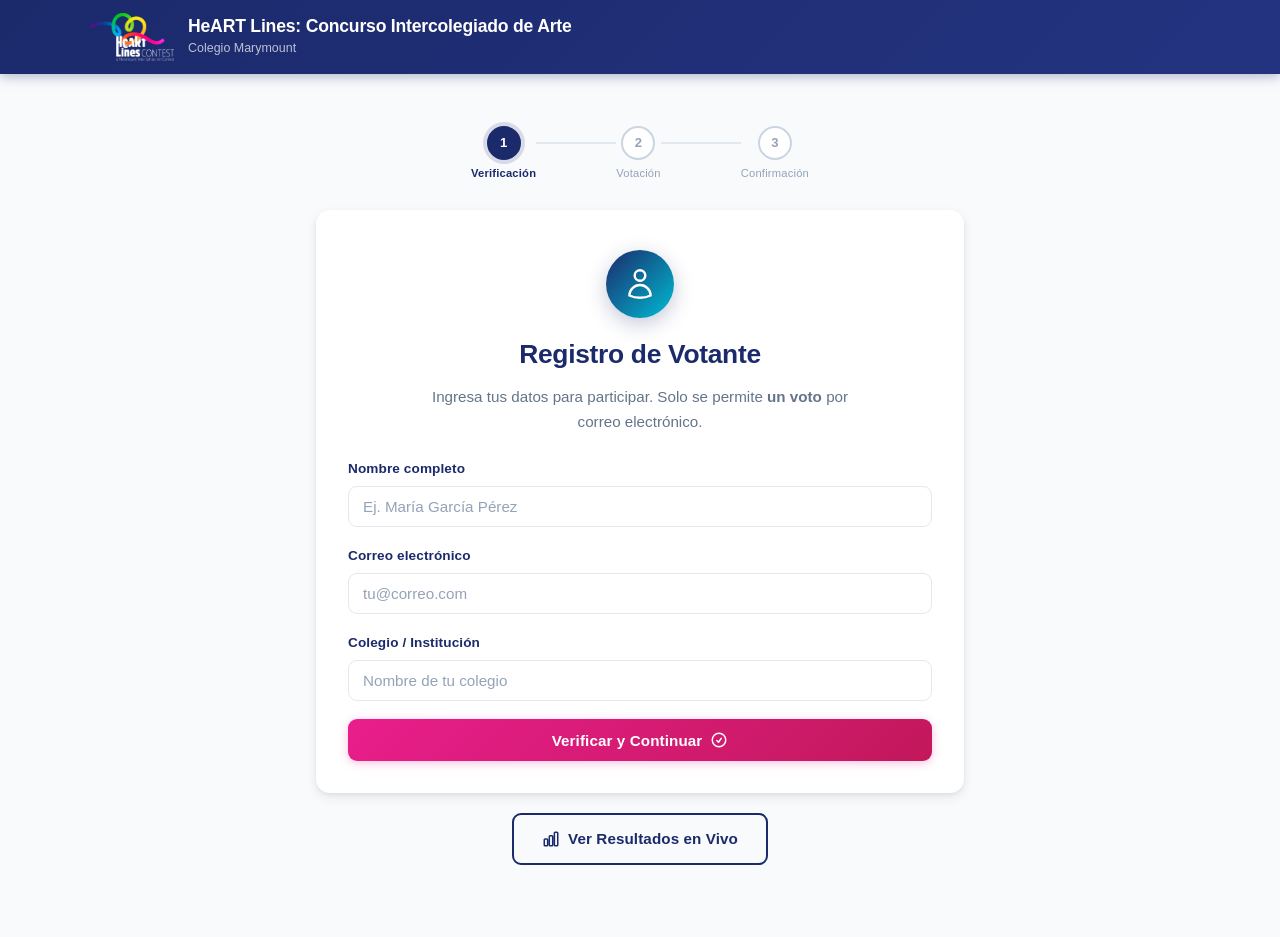
<file: index.html>
<!DOCTYPE html>
<html lang="es">
<head>
  <meta charset="UTF-8">
  <meta name="viewport" content="width=device-width, initial-scale=1.0">
  <meta name="description" content="Votación del Concurso de Arte — Colegio Marymount Medellín">
  <title>Registro — Concurso de Arte Marymount</title>
  <link rel="stylesheet" href="css/style.css">
</head>
<body>

  <!-- ── Header ── -->
  <header class="site-header">
    <div class="header-inner">
      <div class="header-logo">
        <img src="images/logo_Marymount.png" alt="Marymount School Logo">
      </div>
      <div class="header-text">
        <h1>HeART Lines: Concurso Intercolegiado de Arte</h1>
        <p>Colegio Marymount</p>
      </div>
    </div>
  </header>

  <!-- ── Main ── -->
  <main class="container">

    <!-- Progress indicator -->
    <div class="progress-steps mt-24">
      <div class="step active">
        <div class="step-circle">1</div>
        <span class="step-label">Verificación</span>
      </div>
      <div class="step-line"></div>
      <div class="step">
        <div class="step-circle">2</div>
        <span class="step-label">Votación</span>
      </div>
      <div class="step-line"></div>
      <div class="step">
        <div class="step-circle">3</div>
        <span class="step-label">Confirmación</span>
      </div>
    </div>

    <!-- Registration card -->
    <div class="card">
      <div class="page-hero">
        <div class="icon-circle">
          <!-- user icon -->
          <svg viewBox="0 0 24 24">
            <path d="M15.75 6a3.75 3.75 0 11-7.5 0 3.75 3.75 0 017.5 0zM4.501 20.118a7.5 7.5 0 0114.998 0A17.933 17.933 0 0112 21.75c-2.676 0-5.216-.584-7.499-1.632z"/>
          </svg>
        </div>
        <h2>Registro de Votante</h2>
        <p>Ingresa tus datos para participar. Solo se permite <strong>un voto</strong> por correo electrónico.</p>
      </div>

      <!-- Alert box (hidden by default) -->
      <div id="alert-box" class="alert alert-hidden" role="alert" aria-live="polite"></div>

      <form id="register-form" novalidate>
        <div class="form-group">
          <label for="name">
            Nombre completo
          </label>
          <input
            type="text"
            id="name"
            name="name"
            placeholder="Ej. María García Pérez"
            autocomplete="name"
            required>
        </div>

        <div class="form-group">
          <label for="email">
            Correo electrónico
          </label>
          <input
            type="email"
            id="email"
            name="email"
            placeholder="tu@correo.com"
            autocomplete="email"
            required>
        </div>

        <div class="form-group">
          <label for="school">
            Colegio / Institución
          </label>
          <input
            type="text"
            id="school"
            name="school"
            placeholder="Nombre de tu colegio"
            autocomplete="organization"
            required>
        </div>

        <button type="submit" class="btn btn-accent btn-full" id="submit-btn">
          <span class="btn-label">Verificar y Continuar</span>
          <div class="spinner" aria-hidden="true"></div>
          <svg viewBox="0 0 24 24">
            <path d="M9 12.75L11.25 15 15 9.75M21 12a9 9 0 11-18 0 9 9 0 0118 0z"/>
          </svg>
        </button>
      </form>
    </div>

    <!-- Link to results -->
    <div class="text-center">
      <a href="results.html" class="btn btn-outline">
        <svg viewBox="0 0 24 24">
          <path d="M3 13.125C3 12.504 3.504 12 4.125 12h2.25c.621 0 1.125.504 1.125 1.125v6.75C7.5 20.496 6.996 21 6.375 21h-2.25A1.125 1.125 0 013 19.875v-6.75zM9.75 8.625c0-.621.504-1.125 1.125-1.125h2.25c.621 0 1.125.504 1.125 1.125v11.25c0 .621-.504 1.125-1.125 1.125h-2.25a1.125 1.125 0 01-1.125-1.125V8.625zM16.5 4.125c0-.621.504-1.125 1.125-1.125h2.25C20.496 3 21 3.504 21 4.125v15.75c0 .621-.504 1.125-1.125 1.125h-2.25a1.125 1.125 0 01-1.125-1.125V4.125z"/>
        </svg>
        Ver Resultados en Vivo
      </a>
    </div>

  </main>

  <script src="js/config.js"></script>
  <script src="js/app.js"></script>
  <script>
    IndexPage.init();
  </script>
</body>
</html>
</file>
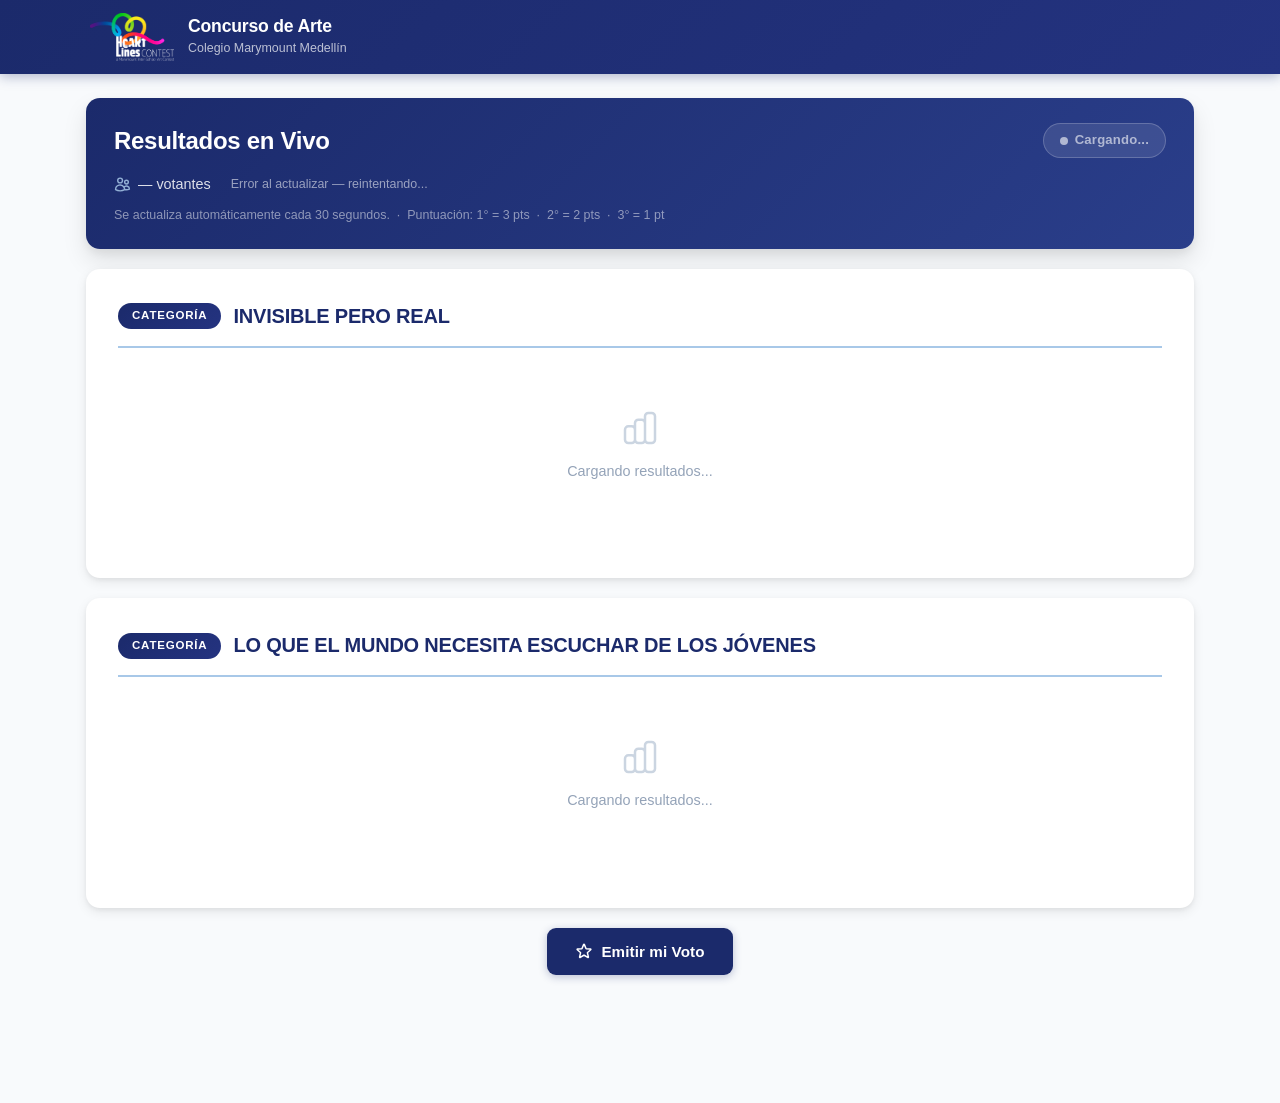
<file: results.html>
<!DOCTYPE html>
<html lang="es">
<head>
  <meta charset="UTF-8">
  <meta name="viewport" content="width=device-width, initial-scale=1.0">
  <meta name="description" content="Resultados en vivo — Concurso de Arte Marymount">
  <title>Resultados — Concurso de Arte Marymount</title>
  <link rel="stylesheet" href="css/style.css">
</head>
<body>

  <!-- ── Header ── -->
  <header class="site-header">
    <div class="header-inner">
      <div class="header-logo">
        <img src="images/logo_Marymount.png" alt="Marymount School Logo">
      </div>
      <div class="header-text">
        <h1>Concurso de Arte</h1>
        <p>Colegio Marymount Medellín</p>
      </div>
    </div>
  </header>

  <!-- ── Main ── -->
  <main class="container container--wide" style="padding-top: 24px;">

    <!-- Results header (navy card) -->
    <div class="results-header-card">
      <div class="results-header-row">
        <h2 class="results-title">
          Resultados en Vivo
        </h2>
        <span id="status-badge" class="status-badge loading">
          <span class="status-dot"></span>Cargando...
        </span>
      </div>
      <div class="results-meta-row">
        <div class="voter-count-badge">
          <!-- users icon -->
          <svg viewBox="0 0 24 24">
            <path d="M15 19.128a9.38 9.38 0 002.625.372 9.337 9.337 0 004.121-.952 4.125 4.125 0 00-7.533-2.493M15 19.128v-.003c0-1.113-.285-2.16-.786-3.07M15 19.128v.106A12.318 12.318 0 018.624 21c-2.331 0-4.512-.645-6.374-1.766l-.001-.109a6.375 6.375 0 0111.964-3.07M12 6.375a3.375 3.375 0 11-6.75 0 3.375 3.375 0 016.75 0zm8.25 2.25a2.625 2.625 0 11-5.25 0 2.625 2.625 0 015.25 0z"/>
          </svg>
          <span id="voter-count">— votantes</span>
        </div>
        <span id="last-updated" class="last-updated">Actualizando...</span>
      </div>
      <p style="font-size:0.78rem; opacity:0.5; margin-top:10px;">
        Se actualiza automáticamente cada 30 segundos.
        &nbsp;·&nbsp; Puntuación: 1° = 3 pts &nbsp;·&nbsp; 2° = 2 pts &nbsp;·&nbsp; 3° = 1 pt
      </p>
    </div>

    <!-- Category podiums injected here by app.js -->
    <div id="results-categories"></div>

    <!-- CTA to vote -->
    <div class="text-center" style="padding-bottom: 56px; margin-top: 8px;">
      <a href="index.html" class="btn btn-primary">
        <svg viewBox="0 0 24 24">
          <path d="M11.48 3.499a.562.562 0 011.04 0l2.125 5.111a.563.563 0 00.475.345l5.518.442c.499.04.701.663.321.988l-4.204 3.602a.563.563 0 00-.182.557l1.285 5.385a.562.562 0 01-.84.61l-4.725-2.885a.563.563 0 00-.586 0L6.982 20.54a.562.562 0 01-.84-.61l1.285-5.386a.562.562 0 00-.182-.557l-4.204-3.602a.563.563 0 01.321-.988l5.518-.442a.563.563 0 00.475-.345L11.48 3.5z"/>
        </svg>
        Emitir mi Voto
      </a>
    </div>

  </main>

  <script src="js/config.js"></script>
  <script src="js/app.js"></script>
  <script>
    ResultsPage.init();
  </script>
</body>
</html>
</file>
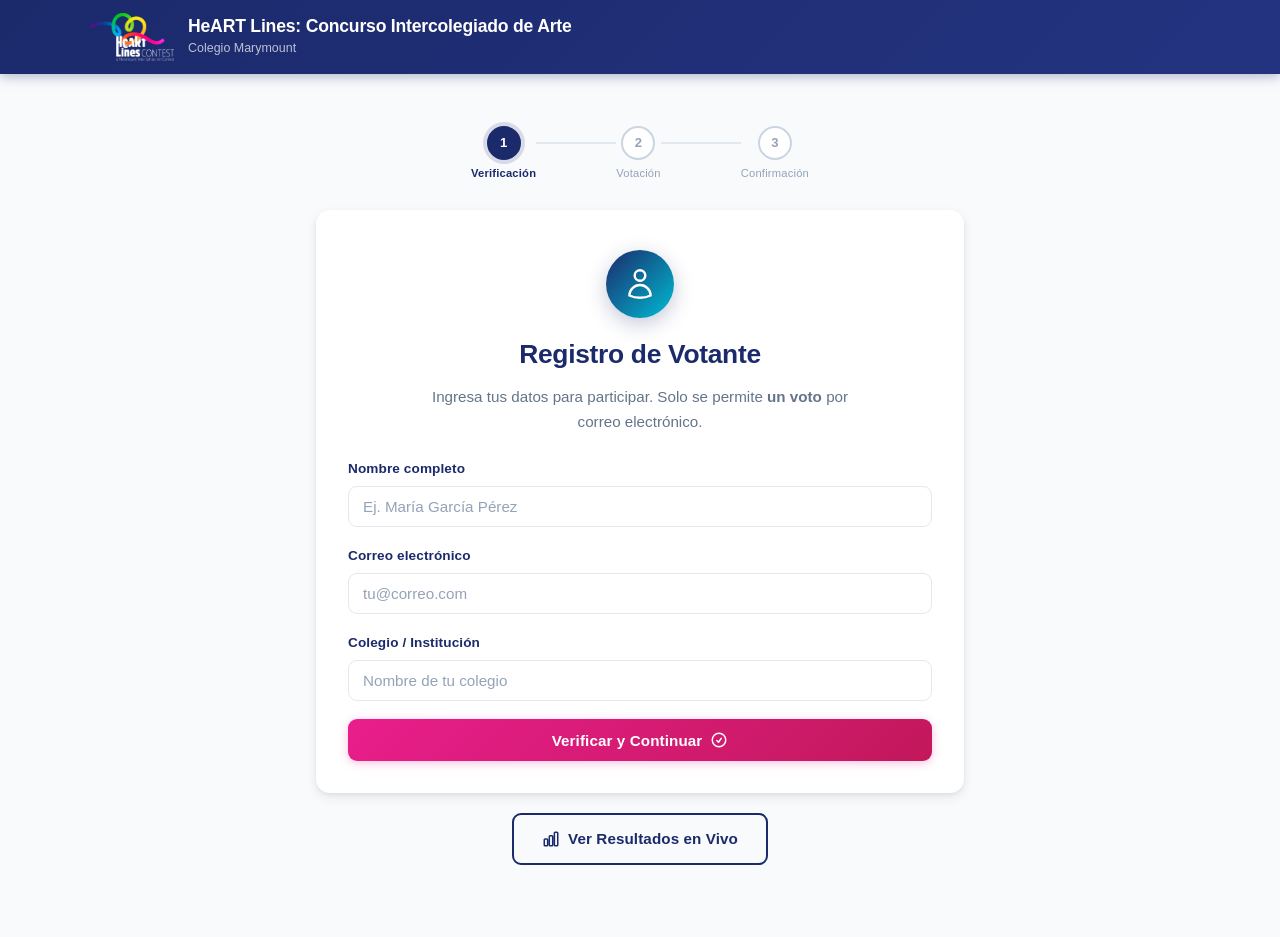
<file: thankyou.html>
<!DOCTYPE html>
<html lang="es">
<head>
  <meta charset="UTF-8">
  <meta name="viewport" content="width=device-width, initial-scale=1.0">
  <meta name="description" content="Voto registrado — Concurso de Arte Marymount">
  <title>¡Gracias! — Concurso de Arte Marymount</title>
  <link rel="stylesheet" href="css/style.css">
</head>
<body>

  <!-- ── Header ── -->
  <header class="site-header">
    <div class="header-inner">
      <div class="header-logo">
        <img src="images/logo_Marymount.png" alt="Marymount School Logo">
      </div>
      <div class="header-text">
        <h1>Concurso de Arte</h1>
        <p>Colegio Marymount Medellín</p>
      </div>
    </div>
  </header>

  <!-- ── Main ── -->
  <main class="container">

    <!-- Progress indicator — all done -->
    <div class="progress-steps mt-24">
      <div class="step done">
        <div class="step-circle">
          <svg viewBox="0 0 24 24">
            <path d="M4.5 12.75l6 6 9-13.5"/>
          </svg>
        </div>
        <span class="step-label">Verificación</span>
      </div>
      <div class="step-line done"></div>
      <div class="step done">
        <div class="step-circle">
          <svg viewBox="0 0 24 24">
            <path d="M4.5 12.75l6 6 9-13.5"/>
          </svg>
        </div>
        <span class="step-label">Votación</span>
      </div>
      <div class="step-line done"></div>
      <div class="step done">
        <div class="step-circle">
          <svg viewBox="0 0 24 24">
            <path d="M4.5 12.75l6 6 9-13.5"/>
          </svg>
        </div>
        <span class="step-label">Confirmación</span>
      </div>
    </div>

    <!-- Confirmation card -->
    <div class="card">
      <div class="thankyou-wrap">

        <!-- Animated check mark -->
        <div class="check-circle" role="img" aria-label="Voto registrado exitosamente">
          <svg viewBox="0 0 24 24">
            <path d="M4.5 12.75l6 6 9-13.5"/>
          </svg>
        </div>

        <h2>¡Voto Registrado!</h2>
        <p>Gracias por participar en el<br><strong>Concurso de Arte — Colegio Marymount Medellín.</strong></p>
        <p>Tu voto ha sido guardado exitosamente.</p>

        <hr class="divider">

        <p id="voter-summary" class="voter-summary-text"></p>

        <div style="display:flex; gap:12px; justify-content:center; flex-wrap:wrap; margin-top:24px;">
          <a href="results.html" class="btn btn-primary">
            <svg viewBox="0 0 24 24">
              <path d="M3 13.125C3 12.504 3.504 12 4.125 12h2.25c.621 0 1.125.504 1.125 1.125v6.75C7.5 20.496 6.996 21 6.375 21h-2.25A1.125 1.125 0 013 19.875v-6.75zM9.75 8.625c0-.621.504-1.125 1.125-1.125h2.25c.621 0 1.125.504 1.125 1.125v11.25c0 .621-.504 1.125-1.125 1.125h-2.25a1.125 1.125 0 01-1.125-1.125V8.625zM16.5 4.125c0-.621.504-1.125 1.125-1.125h2.25C20.496 3 21 3.504 21 4.125v15.75c0 .621-.504 1.125-1.125 1.125h-2.25a1.125 1.125 0 01-1.125-1.125V4.125z"/>
            </svg>
            Ver Resultados
          </a>
          <a href="index.html" class="btn btn-outline">
            Votar con otra cuenta
          </a>
        </div>

      </div>
    </div>

  </main>

  <script src="js/config.js"></script>
  <script src="js/app.js"></script>
  <script>
    ThankyouPage.init();
  </script>
</body>
</html>
</file>
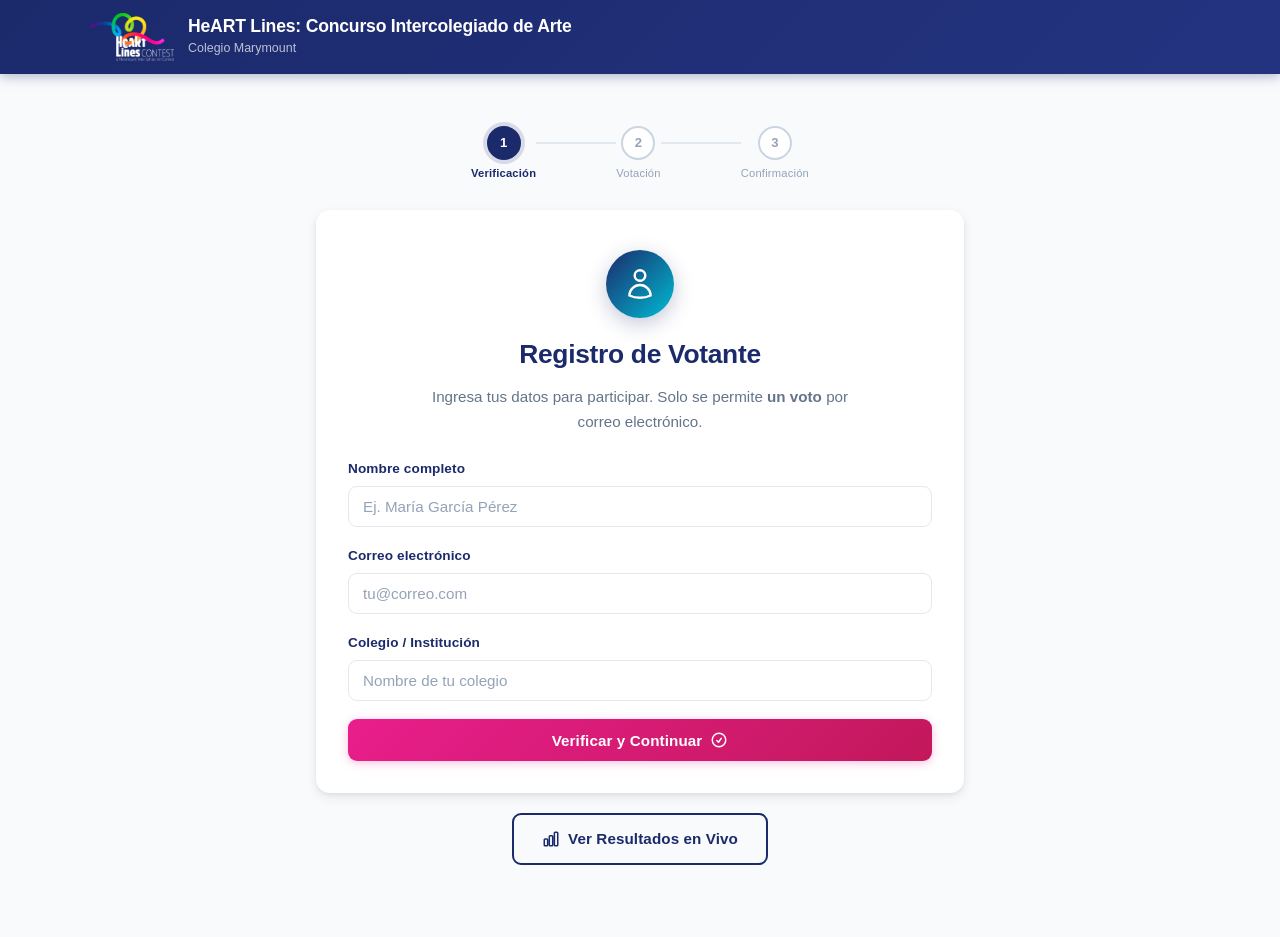
<file: vote.html>
<!DOCTYPE html>
<html lang="es">
<head>
  <meta charset="UTF-8">
  <meta name="viewport" content="width=device-width, initial-scale=1.0">
  <meta name="description" content="Emite tu voto — Concurso de Arte Marymount">
  <title>Votación — Concurso de Arte Marymount</title>
  <link rel="stylesheet" href="css/style.css">
</head>
<body>

  <!-- ── Header ── -->
  <header class="site-header">
    <div class="header-inner">
      <div class="header-logo">
        <img src="images/logo_Marymount.png" alt="Marymount School Logo">
      </div>
      <div class="header-text">
        <h1>Concurso de Arte</h1>
        <p>Colegio Marymount Medellín</p>
      </div>
    </div>
  </header>

  <!-- ── Main ── -->
  <main class="container container--wide">

    <!-- Progress indicator -->
    <div class="progress-steps mt-24">
      <div class="step done">
        <div class="step-circle">
          <svg viewBox="0 0 24 24">
            <path d="M4.5 12.75l6 6 9-13.5"/>
          </svg>
        </div>
        <span class="step-label">Verificación</span>
      </div>
      <div class="step-line done"></div>
      <div class="step active">
        <div class="step-circle">2</div>
        <span class="step-label">Votación</span>
      </div>
      <div class="step-line"></div>
      <div class="step">
        <div class="step-circle">3</div>
        <span class="step-label">Confirmación</span>
      </div>
    </div>

    <!-- Ballot card -->
    <div class="card">
      <div class="page-hero">
        <div class="icon-circle">
          <!-- star icon -->
          <svg viewBox="0 0 24 24">
            <path d="M11.48 3.499a.562.562 0 011.04 0l2.125 5.111a.563.563 0 00.475.345l5.518.442c.499.04.701.663.321.988l-4.204 3.602a.563.563 0 00-.182.557l1.285 5.385a.562.562 0 01-.84.61l-4.725-2.885a.563.563 0 00-.586 0L6.982 20.54a.562.562 0 01-.84-.61l1.285-5.386a.562.562 0 00-.182-.557l-4.204-3.602a.563.563 0 01.321-.988l5.518-.442a.563.563 0 00.475-.345L11.48 3.5z"/>
          </svg>
        </div>
        <h2>Emite tu Voto</h2>
        <p id="voter-greeting">Elige tu 1°, 2° y 3° lugar en cada categoría.</p>
      </div>

      <!-- Instructions -->
      <div class="vote-instructions">
        <strong>¿Cómo votar?</strong> En cada categoría, asigna un lugar diferente a tres obras distintas usando el menú desplegable de cada tarjeta.<br>
        No puedes repetir el mismo lugar dentro de la misma categoría.
        <br><strong>Puntuación:</strong> 1° lugar = 3 pts &nbsp;·&nbsp; 2° lugar = 2 pts &nbsp;·&nbsp; 3° lugar = 1 pt
      </div>

      <!-- Alert box -->
      <div id="alert-box" class="alert alert-hidden" role="alert" aria-live="polite"></div>

      <!-- Category grids injected here by app.js -->
      <div id="vote-categories"></div>

      <!-- Submit button -->
      <button class="btn btn-accent btn-full mt-32" id="submit-vote-btn" style="font-size:1.05rem; padding:14px 28px;">
        <span class="btn-label">Enviar mi Voto</span>
        <div class="spinner" aria-hidden="true"></div>
        <svg viewBox="0 0 24 24">
          <path d="M4.5 12.75l6 6 9-13.5"/>
        </svg>
      </button>
    </div>

  </main>

  <script src="js/config.js"></script>
  <script src="js/app.js"></script>
  <script>
    VotePage.init();
  </script>
</body>
</html>
</file>
<file: css/style.css>
/* ══════════════════════════════════════════════
   Colegio Marymount Medellín — Art Contest App
   Design System & Global Styles
══════════════════════════════════════════════ */

:root {
  --navy:       #1B2A6B;
  --navy-dark:  #12205A;
  --navy-light: #243380;
  --white:      #FFFFFF;
  --light-blue: #A8C8E8;
  --pink:       #E91E8C;
  --pink-dark:  #C2185B;
  --cyan:       #00BCD4;
  --lime:       #8BC34A;

  --gray-50:  #F8FAFC;
  --gray-100: #F1F5F9;
  --gray-200: #E2E8F0;
  --gray-300: #CBD5E1;
  --gray-400: #94A3B8;
  --gray-500: #64748B;
  --gray-600: #475569;
  --gray-800: #1E293B;

  --shadow-sm: 0 1px 3px rgba(0,0,0,0.08), 0 1px 2px rgba(0,0,0,0.05);
  --shadow-md: 0 4px 12px rgba(0,0,0,0.08), 0 2px 4px rgba(0,0,0,0.05);
  --shadow-lg: 0 12px 24px rgba(0,0,0,0.10), 0 4px 8px rgba(0,0,0,0.06);
  --shadow-xl: 0 20px 40px rgba(0,0,0,0.12);

  --radius:    14px;
  --radius-sm: 9px;
  --radius-xs: 6px;

  --transition: 0.18s ease;
}

/* ── Reset & Base ── */
*, *::before, *::after { box-sizing: border-box; margin: 0; padding: 0; }

html { scroll-behavior: smooth; }

body {
  font-family: 'Calibri', 'Segoe UI', 'Arial', sans-serif;
  font-size: 16px;
  line-height: 1.55;
  background: var(--gray-50);
  color: var(--gray-800);
  min-height: 100vh;
  -webkit-font-smoothing: antialiased;
}

a { color: inherit; text-decoration: none; }
img { display: block; max-width: 100%; }
button { font-family: inherit; cursor: pointer; }
select, input { font-family: inherit; }

/* ══════════════════════════════════════════════
   Header
══════════════════════════════════════════════ */
.site-header {
  background: linear-gradient(135deg, var(--navy) 0%, var(--navy-light) 100%);
  color: var(--white);
  position: sticky;
  top: 0;
  z-index: 200;
  box-shadow: 0 2px 12px rgba(27,42,107,0.35);
}

.header-inner {
  max-width: 1140px;
  margin: 0 auto;
  padding: 13px 20px;
  display: flex;
  align-items: center;
  gap: 14px;
}

.header-logo {
  display: flex;
  align-items: center;
  flex-shrink: 0;
}

.header-logo img {
  max-height: 48px;
  width: auto;
  display: block;
}

.header-text h1 {
  font-size: 1.1rem;
  font-weight: 700;
  letter-spacing: -0.2px;
  line-height: 1.25;
}

.header-text p {
  font-size: 0.78rem;
  opacity: 0.7;
  margin-top: 1px;
}

/* ══════════════════════════════════════════════
   Layout containers
══════════════════════════════════════════════ */
.container {
  max-width: 680px;
  margin: 0 auto;
  padding: 28px 16px 72px;
}

.container--wide {
  max-width: 1140px;
}

/* ══════════════════════════════════════════════
   Card
══════════════════════════════════════════════ */
.card {
  background: var(--white);
  border-radius: var(--radius);
  box-shadow: var(--shadow-md);
  padding: 32px;
  margin-bottom: 20px;
}

/* ══════════════════════════════════════════════
   Progress steps
══════════════════════════════════════════════ */
.progress-steps {
  display: flex;
  align-items: center;
  justify-content: center;
  margin-bottom: 28px;
  padding: 0 8px;
}

.step {
  display: flex;
  flex-direction: column;
  align-items: center;
  gap: 5px;
}

.step-circle {
  width: 34px;
  height: 34px;
  border-radius: 50%;
  display: flex;
  align-items: center;
  justify-content: center;
  font-size: 0.82rem;
  font-weight: 700;
  border: 2px solid var(--gray-300);
  background: var(--white);
  color: var(--gray-400);
  transition: all var(--transition);
  z-index: 1;
  position: relative;
}

.step.active .step-circle {
  background: var(--navy);
  border-color: var(--navy);
  color: var(--white);
  box-shadow: 0 0 0 4px rgba(27,42,107,0.15);
}

.step.done .step-circle {
  background: var(--lime);
  border-color: var(--lime);
  color: var(--white);
}

.step-circle svg {
  width: 16px;
  height: 16px;
  stroke: var(--white);
  stroke-width: 2.5;
  fill: none;
  stroke-linecap: round;
  stroke-linejoin: round;
}

.step-label {
  font-size: 0.7rem;
  color: var(--gray-400);
  white-space: nowrap;
  letter-spacing: 0.2px;
}

.step.active .step-label { color: var(--navy); font-weight: 700; }
.step.done  .step-label  { color: var(--gray-500); }

.step-line {
  flex: 1;
  height: 2px;
  background: var(--gray-200);
  min-width: 32px;
  max-width: 80px;
  margin-bottom: 22px;
  transition: background var(--transition);
}

.step-line.done { background: var(--lime); }

/* ══════════════════════════════════════════════
   Page hero
══════════════════════════════════════════════ */
.page-hero {
  text-align: center;
  padding: 8px 0 24px;
}

.icon-circle {
  width: 68px;
  height: 68px;
  border-radius: 50%;
  background: linear-gradient(135deg, var(--navy), var(--cyan));
  display: inline-flex;
  align-items: center;
  justify-content: center;
  margin-bottom: 16px;
  box-shadow: 0 6px 20px rgba(27,42,107,0.25);
}

.icon-circle svg {
  width: 34px;
  height: 34px;
  stroke: var(--white);
  fill: none;
  stroke-width: 1.7;
  stroke-linecap: round;
  stroke-linejoin: round;
}

.page-hero h2 {
  font-size: 1.65rem;
  font-weight: 700;
  color: var(--navy);
  margin-bottom: 10px;
  letter-spacing: -0.3px;
}

.page-hero p {
  color: var(--gray-500);
  font-size: 0.95rem;
  max-width: 420px;
  margin: 0 auto;
  line-height: 1.6;
}

/* ══════════════════════════════════════════════
   Form elements
══════════════════════════════════════════════ */
.form-group {
  margin-bottom: 18px;
}

.form-group label {
  display: block;
  font-size: 0.85rem;
  font-weight: 700;
  color: var(--navy);
  margin-bottom: 7px;
  letter-spacing: 0.1px;
}

.form-group input,
.form-group select {
  width: 100%;
  padding: 11px 14px;
  border: 1.5px solid var(--gray-200);
  border-radius: var(--radius-sm);
  font-size: 0.95rem;
  color: var(--gray-800);
  background: var(--white);
  transition: border-color var(--transition), box-shadow var(--transition);
  outline: none;
  appearance: none;
  -webkit-appearance: none;
}

.form-group input:focus,
.form-group select:focus {
  border-color: var(--cyan);
  box-shadow: 0 0 0 3px rgba(0,188,212,0.15);
}

.form-group input::placeholder { color: var(--gray-400); }

/* ══════════════════════════════════════════════
   Buttons
══════════════════════════════════════════════ */
.btn {
  display: inline-flex;
  align-items: center;
  justify-content: center;
  gap: 8px;
  padding: 12px 28px;
  border: none;
  border-radius: var(--radius-sm);
  font-size: 0.95rem;
  font-weight: 700;
  cursor: pointer;
  text-decoration: none;
  transition: transform var(--transition), box-shadow var(--transition), background var(--transition), opacity var(--transition);
  position: relative;
  white-space: nowrap;
  letter-spacing: 0.1px;
}

.btn:active { transform: translateY(1px) !important; }

.btn svg {
  width: 18px;
  height: 18px;
  stroke: currentColor;
  fill: none;
  stroke-width: 2;
  stroke-linecap: round;
  stroke-linejoin: round;
  flex-shrink: 0;
}

.btn-primary {
  background: var(--navy);
  color: var(--white);
  box-shadow: 0 2px 8px rgba(27,42,107,0.28);
}

.btn-primary:hover {
  background: var(--navy-dark);
  box-shadow: 0 4px 14px rgba(27,42,107,0.38);
  transform: translateY(-1px);
}

.btn-accent {
  background: linear-gradient(135deg, var(--pink) 0%, var(--pink-dark) 100%);
  color: var(--white);
  box-shadow: 0 2px 10px rgba(233,30,140,0.28);
}

.btn-accent:hover {
  box-shadow: 0 4px 16px rgba(233,30,140,0.40);
  transform: translateY(-1px);
}

.btn-outline {
  background: transparent;
  color: var(--navy);
  border: 2px solid var(--navy);
}

.btn-outline:hover {
  background: var(--navy);
  color: var(--white);
  transform: translateY(-1px);
}

.btn-full { width: 100%; }

.btn:disabled {
  opacity: 0.55;
  cursor: not-allowed;
  transform: none !important;
  box-shadow: none !important;
}

/* Loading state */
.btn .spinner {
  width: 18px;
  height: 18px;
  border: 2px solid rgba(255,255,255,0.35);
  border-top-color: var(--white);
  border-radius: 50%;
  animation: spin 0.65s linear infinite;
  display: none;
  flex-shrink: 0;
}

.btn.loading .spinner { display: block; }
.btn.loading .btn-label { opacity: 0.7; }

@keyframes spin { to { transform: rotate(360deg); } }

/* ══════════════════════════════════════════════
   Alerts
══════════════════════════════════════════════ */
.alert {
  display: flex;
  align-items: flex-start;
  gap: 10px;
  padding: 13px 16px;
  border-radius: var(--radius-sm);
  font-size: 0.9rem;
  line-height: 1.5;
  margin-bottom: 20px;
  animation: fadeSlideIn 0.2s ease;
}

.alert svg {
  width: 18px;
  height: 18px;
  flex-shrink: 0;
  margin-top: 1px;
  stroke: currentColor;
  fill: none;
  stroke-width: 2;
  stroke-linecap: round;
  stroke-linejoin: round;
}

.alert-error   { background: #FEF2F2; border: 1.5px solid #FECACA; color: #B91C1C; }
.alert-success { background: #F0FDF4; border: 1.5px solid #BBF7D0; color: #166534; }
.alert-info    { background: #EFF6FF; border: 1.5px solid #BFDBFE; color: #1D4ED8; }
.alert-warning { background: #FFFBEB; border: 1.5px solid #FDE68A; color: #92400E; }
.alert-hidden  { display: none !important; }

@keyframes fadeSlideIn {
  from { opacity: 0; transform: translateY(-6px); }
  to   { opacity: 1; transform: translateY(0); }
}

/* ══════════════════════════════════════════════
   Vote page — Category sections
══════════════════════════════════════════════ */
.category-section { margin-bottom: 12px; }

.category-header {
  display: flex;
  align-items: center;
  gap: 12px;
  margin-bottom: 20px;
  padding-bottom: 14px;
  border-bottom: 2px solid var(--light-blue);
}

.category-badge {
  background: linear-gradient(135deg, var(--navy), var(--navy-light));
  color: var(--white);
  padding: 4px 14px;
  border-radius: 20px;
  font-size: 0.72rem;
  font-weight: 700;
  letter-spacing: 0.8px;
  text-transform: uppercase;
  white-space: nowrap;
}

.category-header h3 {
  font-size: 1.25rem;
  color: var(--navy);
  font-weight: 700;
  letter-spacing: -0.2px;
}

/* ══════════════════════════════════════════════
   Artwork cards grid
══════════════════════════════════════════════ */
.artwork-grid {
  display: grid;
  grid-template-columns: repeat(auto-fill, minmax(210px, 1fr));
  gap: 16px;
}

.artwork-card {
  background: var(--white);
  border-radius: var(--radius);
  box-shadow: var(--shadow-sm);
  overflow: hidden;
  border: 2.5px solid transparent;
  transition: transform var(--transition), box-shadow var(--transition), border-color var(--transition);
}

.artwork-card:hover {
  transform: translateY(-4px);
  box-shadow: var(--shadow-lg);
}

/* Selection highlights */
.artwork-card.selected-1st { border-color: #F59E0B; box-shadow: 0 0 0 3px rgba(245,158,11,0.15), var(--shadow-md); }
.artwork-card.selected-2nd { border-color: #94A3B8; box-shadow: 0 0 0 3px rgba(148,163,184,0.15), var(--shadow-md); }
.artwork-card.selected-3rd { border-color: #CD7F32; box-shadow: 0 0 0 3px rgba(205,127,50,0.15), var(--shadow-md); }

.artwork-img-wrap {
  position: relative;
  width: 100%;
  padding-top: 100%;
  background: var(--gray-100);
  overflow: hidden;
}

.artwork-img-wrap img {
  position: absolute;
  inset: 0;
  width: 100%;
  height: 100%;
  object-fit: cover;
  transition: transform 0.3s ease;
}

.artwork-card:hover .artwork-img-wrap img {
  transform: scale(1.05);
}

.artwork-info { padding: 12px 14px 14px; }

.artwork-title {
  font-size: 0.88rem;
  font-weight: 700;
  color: var(--navy);
  margin-bottom: 2px;
  
  overflow: visible;
  
}

.artwork-artist {
  font-size: 0.78rem;
  color: var(--gray-600);
  margin-bottom: 1px;
}

.artwork-school {
  font-size: 0.73rem;
  color: var(--gray-400);
  margin-bottom: 2px;
}

.piece-technique {
  font-size: 0.68rem;
  color: var(--gray-400);
  opacity: 0.8;
  margin: 0 0 10px;
}

/* Place dropdown */
.place-select {
  width: 100%;
  padding: 7px 10px;
  border: 1.5px solid var(--gray-200);
  border-radius: var(--radius-xs);
  font-size: 0.85rem;
  color: var(--gray-800);
  background: var(--white);
  cursor: pointer;
  outline: none;
  transition: border-color var(--transition), background var(--transition);
  appearance: none;
  -webkit-appearance: none;
  background-image: url("data:image/svg+xml,%3Csvg xmlns='http://www.w3.org/2000/svg' width='12' height='12' viewBox='0 0 24 24' fill='none' stroke='%2394A3B8' stroke-width='2.5' stroke-linecap='round' stroke-linejoin='round'%3E%3Cpath d='M6 9l6 6 6-6'/%3E%3C/svg%3E");
  background-repeat: no-repeat;
  background-position: right 10px center;
  padding-right: 30px;
}

.place-select:focus { border-color: var(--cyan); }

.place-select.has-1st { border-color: #F59E0B; background-color: #FFFBEB; }
.place-select.has-2nd { border-color: #94A3B8; background-color: #F8FAFC; }
.place-select.has-3rd { border-color: #CD7F32; background-color: #FDF6F0; }

/* Vote instructions banner */
.vote-instructions {
  background: linear-gradient(135deg, rgba(168,200,232,0.18), rgba(0,188,212,0.09));
  border: 1.5px solid rgba(168,200,232,0.6);
  border-radius: var(--radius-sm);
  padding: 14px 18px;
  margin-bottom: 28px;
  font-size: 0.875rem;
  color: var(--gray-600);
  line-height: 1.65;
}

.vote-instructions strong { color: var(--navy); }

/* ══════════════════════════════════════════════
   Thank you page
══════════════════════════════════════════════ */
.thankyou-wrap { text-align: center; padding: 32px 16px 16px; }

.check-circle {
  width: 86px;
  height: 86px;
  border-radius: 50%;
  background: linear-gradient(135deg, var(--lime), #4CAF50);
  display: inline-flex;
  align-items: center;
  justify-content: center;
  margin-bottom: 22px;
  box-shadow: 0 8px 24px rgba(139,195,74,0.35);
  animation: popIn 0.55s cubic-bezier(0.175, 0.885, 0.32, 1.275);
}

@keyframes popIn {
  0%   { transform: scale(0); opacity: 0; }
  100% { transform: scale(1); opacity: 1; }
}

.check-circle svg {
  width: 42px;
  height: 42px;
  stroke: var(--white);
  fill: none;
  stroke-width: 2.5;
  stroke-linecap: round;
  stroke-linejoin: round;
}

.thankyou-wrap h2 {
  font-size: 2rem;
  font-weight: 700;
  color: var(--navy);
  margin-bottom: 12px;
  letter-spacing: -0.4px;
}

.thankyou-wrap p {
  color: var(--gray-500);
  font-size: 1rem;
  line-height: 1.7;
  margin-bottom: 4px;
}

.divider {
  border: none;
  border-top: 1px solid var(--gray-200);
  margin: 24px 0;
}

.voter-summary-text {
  font-size: 0.85rem;
  color: var(--gray-400);
  letter-spacing: 0.2px;
}

/* ══════════════════════════════════════════════
   Results page
══════════════════════════════════════════════ */
.results-header-card {
  background: linear-gradient(135deg, var(--navy) 0%, #2A3E8A 100%);
  color: var(--white);
  border-radius: var(--radius);
  padding: 24px 28px;
  margin-bottom: 20px;
  box-shadow: var(--shadow-lg);
}

.results-header-row {
  display: flex;
  align-items: center;
  justify-content: space-between;
  flex-wrap: wrap;
  gap: 12px;
  margin-bottom: 14px;
}

.results-title {
  font-size: 1.5rem;
  font-weight: 700;
  letter-spacing: -0.3px;
}

.results-meta-row {
  display: flex;
  align-items: center;
  gap: 20px;
  flex-wrap: wrap;
}

.voter-count-badge {
  display: flex;
  align-items: center;
  gap: 7px;
  font-size: 0.9rem;
  opacity: 0.85;
}

.voter-count-badge svg {
  width: 17px;
  height: 17px;
  stroke: var(--light-blue);
  fill: none;
  stroke-width: 2;
  stroke-linecap: round;
  stroke-linejoin: round;
  flex-shrink: 0;
}

.last-updated {
  font-size: 0.78rem;
  opacity: 0.55;
}

/* Status badge */
.status-badge {
  display: inline-flex;
  align-items: center;
  gap: 7px;
  padding: 6px 16px;
  border-radius: 20px;
  font-size: 0.82rem;
  font-weight: 700;
  letter-spacing: 0.2px;
  white-space: nowrap;
}

.status-badge.open   { background: rgba(139,195,74,0.2);  color: #A5D65A; border: 1px solid rgba(139,195,74,0.3); }
.status-badge.closed { background: rgba(239,68,68,0.2);   color: #F87171; border: 1px solid rgba(239,68,68,0.3); }
.status-badge.loading{ background: rgba(255,255,255,0.1); color: rgba(255,255,255,0.6); border: 1px solid rgba(255,255,255,0.2); }

.status-dot {
  width: 8px;
  height: 8px;
  border-radius: 50%;
  background: currentColor;
  flex-shrink: 0;
}

.status-badge.open .status-dot {
  animation: pulseDot 1.8s ease-in-out infinite;
}

@keyframes pulseDot {
  0%, 100% { opacity: 1; transform: scale(1); }
  50%       { opacity: 0.4; transform: scale(0.75); }
}

/* ── Podium ── */
.podium-container { padding: 8px 0 16px; }

.podium-wrap {
  display: flex;
  align-items: flex-end;
  justify-content: center;
  gap: 12px;
  padding: 0 8px;
}

.podium-spot {
  display: flex;
  flex-direction: column;
  align-items: center;
  flex: 1;
  max-width: 240px;
  min-width: 0;
}

.podium-rank-label {
  font-size: 0.68rem;
  font-weight: 700;
  color: var(--gray-400);
  text-transform: uppercase;
  letter-spacing: 0.8px;
  margin-bottom: 6px;
}

.podium-card {
  width: 100%;
  background: var(--white);
  border-radius: var(--radius);
  overflow: hidden;
  box-shadow: var(--shadow-md);
  margin-bottom: 10px;
  transition: transform var(--transition), box-shadow var(--transition);
}

.podium-card:hover {
  transform: translateY(-3px);
  box-shadow: var(--shadow-lg);
}

.podium-img {
  width: 100%;
  aspect-ratio: 1 / 1;
  object-fit: cover;
  background: var(--gray-100);
  display: block;
}

.podium-card-body {
  padding: 10px 12px 12px;
  text-align: center;
}

.podium-card-title {
  font-size: 0.85rem;
  font-weight: 700;
  color: var(--navy);
  margin-bottom: 2px;
  white-space: nowrap;
  overflow: hidden;
  text-overflow: ellipsis;
}

.podium-card-artist {
  font-size: 0.75rem;
  color: var(--gray-500);
  margin-bottom: 8px;
}

.podium-score-pill {
  display: inline-block;
  padding: 3px 12px;
  border-radius: 20px;
  font-size: 0.78rem;
  font-weight: 700;
}

.podium-spot.place-1 .podium-score-pill { background: #FEF3C7; color: #92400E; }
.podium-spot.place-2 .podium-score-pill { background: var(--gray-100); color: var(--gray-600); }
.podium-spot.place-3 .podium-score-pill { background: #FDF0E8; color: #7C3A1A; }

.podium-block {
  width: 100%;
  border-radius: var(--radius-sm) var(--radius-sm) 0 0;
  display: flex;
  align-items: center;
  justify-content: center;
  font-size: 1.6rem;
}

.podium-spot.place-1 .podium-block { background: linear-gradient(135deg, #F59E0B, #D97706); height: 72px; }
.podium-spot.place-2 .podium-block { background: linear-gradient(135deg, #94A3B8, #64748B); height: 52px; }
.podium-spot.place-3 .podium-block { background: linear-gradient(135deg, #CD7F32, #A0522D); height: 38px; }

.podium-empty {
  text-align: center;
  padding: 48px 20px;
  color: var(--gray-400);
  font-size: 0.9rem;
}

.podium-empty svg {
  width: 40px;
  height: 40px;
  stroke: var(--gray-300);
  fill: none;
  stroke-width: 1.5;
  stroke-linecap: round;
  stroke-linejoin: round;
  display: block;
  margin: 0 auto 12px;
}

/* ══════════════════════════════════════════════
   Utilities
══════════════════════════════════════════════ */
.text-center { text-align: center; }
.mt-16 { margin-top: 16px; }
.mt-24 { margin-top: 24px; }
.mt-32 { margin-top: 32px; }
.mb-0  { margin-bottom: 0; }

/* ══════════════════════════════════════════════
   Responsive
══════════════════════════════════════════════ */
@media (max-width: 640px) {
  .card { padding: 20px 16px; }
  .header-inner { padding: 10px 16px; }
  .artwork-grid { grid-template-columns: 1fr 1fr; gap: 10px; }
  .podium-wrap { gap: 6px; }
  .podium-card-body { padding: 8px 8px 10px; }
  .podium-card-title { font-size: 0.78rem; }
  .podium-card-artist { display: none; }
  .header-text h1 { font-size: 1rem; }
  .page-hero h2 { font-size: 1.35rem; }
  .thankyou-wrap h2 { font-size: 1.6rem; }
  .results-title { font-size: 1.2rem; }
  .results-header-card { padding: 18px 16px; }
  .step-line { min-width: 20px; }
}

@media (max-width: 400px) {
  .artwork-grid { grid-template-columns: 1fr; }
  .podium-wrap { flex-direction: column; align-items: center; }
  .podium-spot { max-width: 260px; width: 100%; }
  .podium-spot.place-1 { order: -1; }
}
</file>
